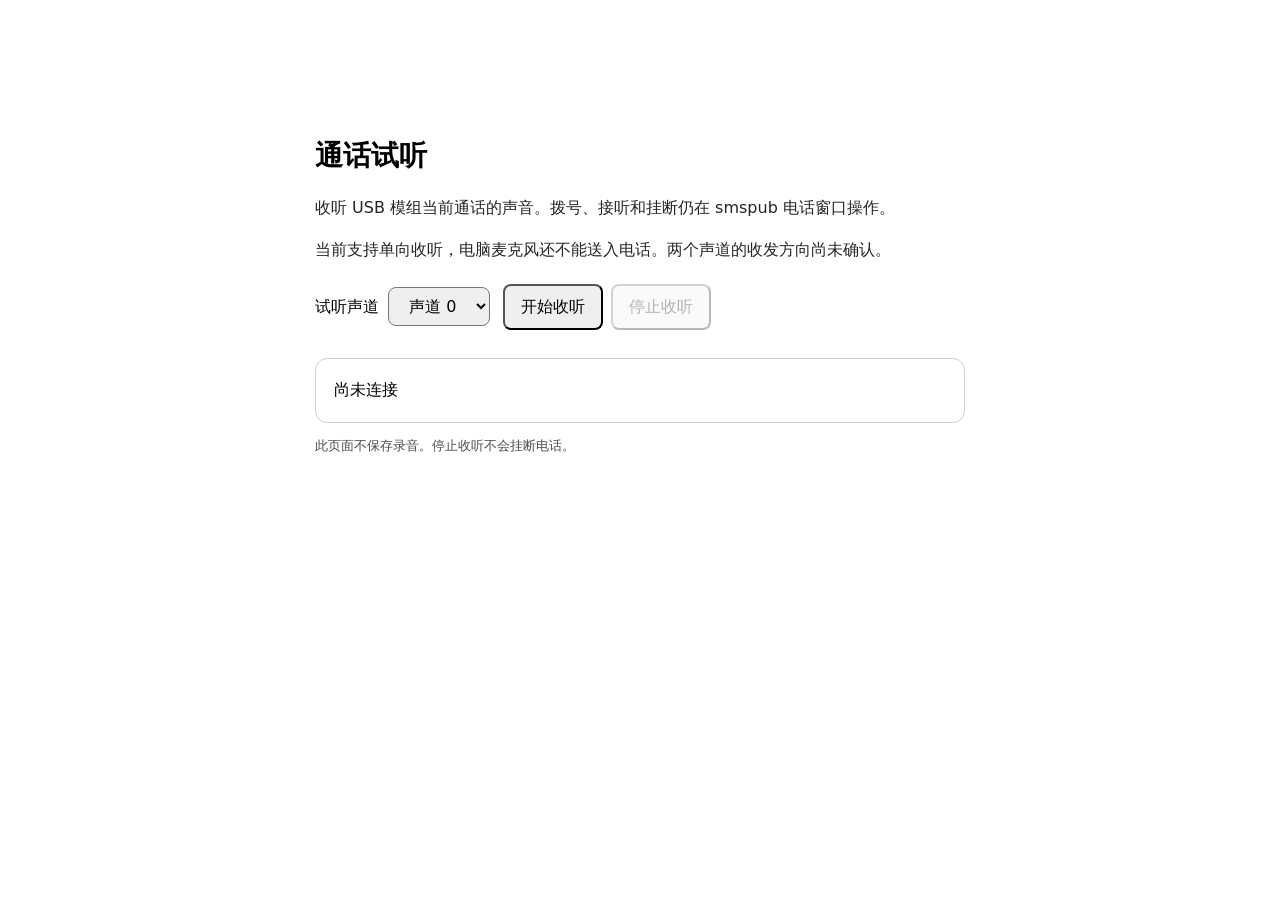
<file: tools/diaglisten.html>
<!doctype html>
<html lang="zh-CN">
<meta charset="utf-8">
<meta name="viewport" content="width=device-width,initial-scale=1">
<title>通话试听 · smspub</title>
<style>
  :root { color-scheme: light dark; font: 16px/1.65 system-ui, sans-serif; }
  body { max-width: 650px; margin: 10vh auto; padding: 24px; }
  h1 { font-size: 28px; margin-bottom: 8px; }
  p { opacity: .85; }
  button, select { font: inherit; padding: 8px 16px; border-radius: 8px; margin: 4px; }
  #status { padding: 18px; border: 1px solid #8886; border-radius: 12px; margin-top: 24px; }
  small { display: block; opacity: .7; margin-top: 12px; }
</style>
<h1>通话试听</h1>
<p>收听 USB 模组当前通话的声音。拨号、接听和挂断仍在 smspub 电话窗口操作。</p>
<p>当前支持单向收听，电脑麦克风还不能送入电话。两个声道的收发方向尚未确认。</p>
<label>试听声道 <select id="channel"><option value="0">声道 0</option><option value="1">声道 1</option><option value="stereo">双声道</option></select></label>
<button id="start">开始收听</button><button id="stop" disabled>停止收听</button>
<div id="status" role="status" aria-live="polite">尚未连接</div>
<small>此页面不保存录音。停止收听不会挂断电话。</small>
<script>
'use strict';
const start = document.querySelector('#start'), stop = document.querySelector('#stop');
const status = document.querySelector('#status'), channel = document.querySelector('#channel');
let controller, audio, sources = new Set();

function release() {
  controller?.abort();
  for (const source of sources) { try { source.stop(); } catch {} }
  sources.clear();
  if (audio) audio.close().catch(() => {});
  audio = null; controller = null;
  start.disabled = false; stop.disabled = true; channel.disabled = false;
}
stop.onclick = () => { release(); status.textContent = '已停止收听，通话不受影响'; };
window.addEventListener('pagehide', release);
start.onclick = async () => {
  start.disabled = true; stop.disabled = false; channel.disabled = true;
  controller = new AbortController();
  const session = controller;
  let format, nextAt = 0, dropped = 0;
  status.textContent = '正在连接…';
  try {
    audio = new AudioContext({latencyHint: 'interactive'});
    await audio.resume();
    if (session.signal.aborted) return;
    const response = await fetch('/audio?channel=' + channel.value, {
      headers: {'X-Diag-Listen': '1'}, signal: session.signal, cache: 'no-store'
    });
    if (!response.ok) throw new Error(response.status === 409 ? '已有其他页面正在收听，请先停止' : '诊断口无法打开，请检查设备是否被占用');
    const reader = response.body.getReader(), decoder = new TextDecoder();
    let pending = '';
    while (true) {
      const {done, value} = await reader.read();
      if (done) break;
      pending += decoder.decode(value, {stream: true});
      if (pending.length > 200000) throw new Error('音频流格式异常');
      let newline;
      while ((newline = pending.indexOf('\n')) >= 0) {
        const event = JSON.parse(pending.slice(0, newline));
        pending = pending.slice(newline + 1);
        if (event.type === 'format') { format = event; continue; }
        if (event.type === 'status') {
          status.textContent = event.frames
            ? `已接收 ${(event.frames * .02).toFixed(1)} 秒音频 · 时间戳间断 ${event.gaps} · 播放丢帧 ${dropped}`
            : event.records ? '已连接，等待通话音频…' : '诊断口没有返回日志；该模组的日志服务可能未开启';
          continue;
        }
        if (event.type !== 'pcm' || !format) continue;
        // 有界排队：网络/后台标签页积压时跳过帧，避免延迟持续增加。
        const now = audio.currentTime;
        if (nextAt - now > .3) { dropped++; continue; }
        nextAt = Math.max(nextAt, now + .06);
        const bytes = Uint8Array.from(atob(event.data), c => c.charCodeAt(0));
        if (bytes.length !== 320 * format.channels * 2) throw new Error('音频帧长度异常');
        const view = new DataView(bytes.buffer);
        const buffer = audio.createBuffer(format.channels, 320, format.rate);
        for (let c = 0; c < format.channels; c++) {
          const samples = buffer.getChannelData(c);
          for (let i = 0; i < 320; i++) samples[i] = view.getInt16((i * format.channels + c) * 2, true) / 32768;
        }
        const source = audio.createBufferSource();
        source.buffer = buffer; source.connect(audio.destination);
        sources.add(source); source.onended = () => { sources.delete(source); source.disconnect(); };
        source.start(nextAt); nextAt += .02;
      }
    }
    if (!session.signal.aborted) status.textContent = '音频连接已结束，请重新连接';
  } catch (error) {
    if (error.name !== 'AbortError' && !session.signal.aborted) status.textContent = error.message;
  } finally {
    if (controller === session) release();
  }
};
</script>
</html>
</file>
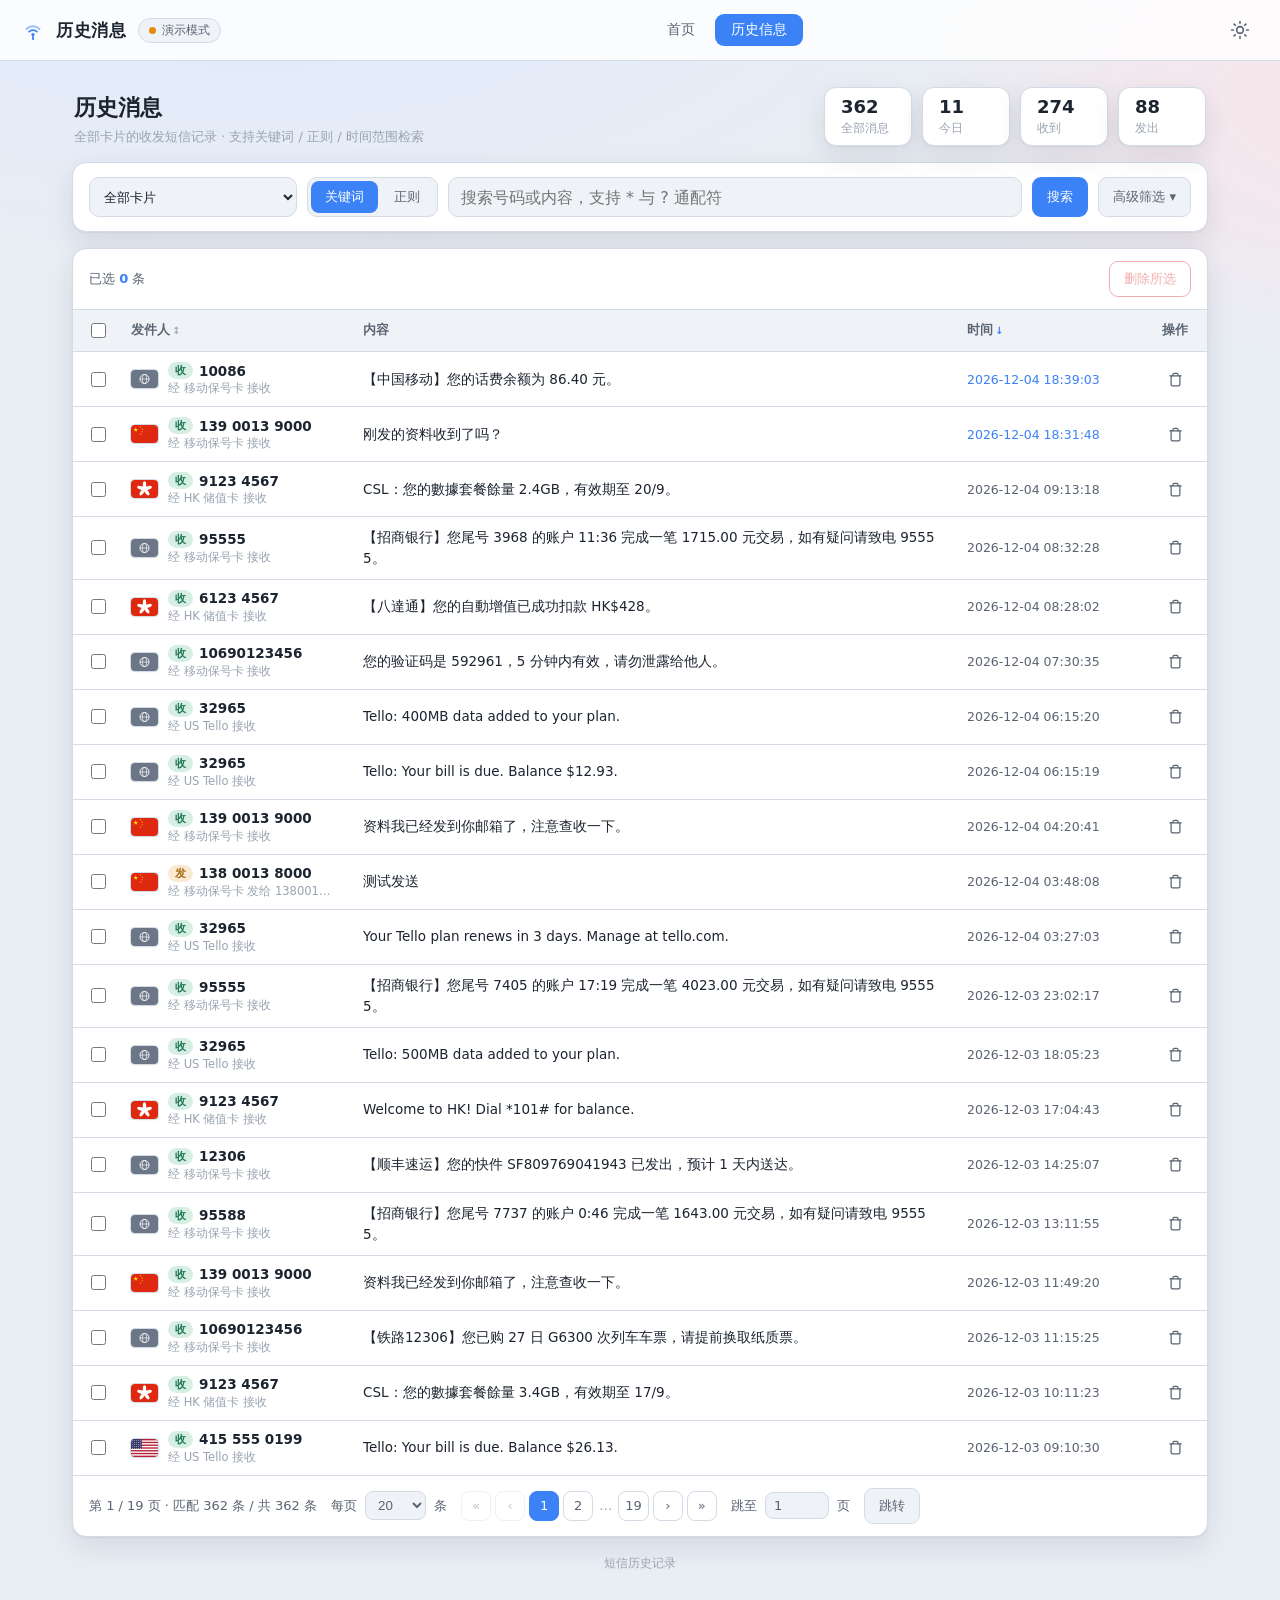
<file: web/demo-history.html>
<!DOCTYPE html>
<html lang="zh-CN">
<head>
  <meta charset="UTF-8">
  <meta name="viewport" content="width=device-width, initial-scale=1.0">
  <title>历史消息 · 短信转发中心（演示）</title>
  <link rel="stylesheet" href="style.css">
  <link rel="stylesheet" href="history.css">
  <link rel="icon" href="data:image/svg+xml,%3Csvg xmlns='http://www.w3.org/2000/svg' viewBox='0 0 64 64'%3E%3Crect width='64' height='64' rx='14' fill='%233b82f6'/%3E%3Cg fill='none' stroke='%23fff' stroke-width='4' stroke-linecap='round'%3E%3Cpath d='M20 29a17 17 0 0 1 24 0'/%3E%3Cpath d='M13 22a27 27 0 0 1 38 0' opacity='.55'/%3E%3C/g%3E%3Ccircle cx='32' cy='35' r='5' fill='%23fff'/%3E%3Cpath d='M32 40v14' stroke='%23fff' stroke-width='4' stroke-linecap='round'/%3E%3C/svg%3E">
</head>
<body>
  <header class="topbar">
    <div class="topbar-left">
      <span class="logo"><svg viewBox="0 0 24 24" fill="none" stroke="currentColor" stroke-width="2" stroke-linecap="round"><path d="M4.9 10.9a10 10 0 0 1 14.2 0" opacity=".5"/><path d="M7.8 13.8a6 6 0 0 1 8.4 0"/><circle cx="12" cy="17" r="1.8" fill="currentColor" stroke="none"/><path d="M12 19.5v2.5"/></svg></span>
      <h1>历史消息</h1>
      <span class="conn-badge" id="connBadge" title="后端连接状态"><span class="dot"></span>演示模式</span>
    </div>
    <nav class="topbar-tabs">
      <a class="tab" href="./demo.html">首页</a>
      <a class="tab active" href="./demo-history.html">历史信息</a>
    </nav>
    <div class="topbar-right">
      <button class="icon-btn" id="themeBtn" title="切换明暗主题">
        <svg class="icon-sun" viewBox="0 0 24 24" fill="none" stroke="currentColor" stroke-width="2" stroke-linecap="round"><circle cx="12" cy="12" r="4"/><path d="M12 2v2M12 20v2M4.93 4.93l1.41 1.41M17.66 17.66l1.41 1.41M2 12h2M20 12h2M4.93 19.07l1.41-1.41M17.66 6.34l1.41-1.41"/></svg>
        <svg class="icon-moon" viewBox="0 0 24 24" fill="none" stroke="currentColor" stroke-width="2" stroke-linecap="round" stroke-linejoin="round"><path d="M21 12.79A9 9 0 1 1 11.21 3 7 7 0 0 0 21 12.79z"/></svg>
      </button>
    </div>
  </header>

  <div class="page-wrap">
    <div class="page-head">
      <div>
        <h2>历史消息</h2>
        <p class="page-sub">全部卡片的收发短信记录 · 支持关键词 / 正则 / 时间范围检索</p>
      </div>
      <div class="stats">
        <div class="stat"><b id="statAll">0</b><span>全部消息</span></div>
        <div class="stat"><b id="statToday">0</b><span>今日</span></div>
        <div class="stat"><b id="statIn">0</b><span>收到</span></div>
        <div class="stat"><b id="statOut">0</b><span>发出</span></div>
      </div>
    </div>

    <!-- 搜索区 -->
    <section class="panel search-panel">
      <form class="search-row" id="searchForm">
        <select class="card-select" id="cardFilter" title="按接码卡片筛选" aria-label="按接码卡片筛选">
          <option value="">全部卡片</option>
        </select>
        <div class="seg" role="group" aria-label="搜索模式">
          <button type="button" class="active" id="modeKeyword">关键词</button>
          <button type="button" id="modeRegex">正则</button>
        </div>
        <input class="search-input" id="searchInput" autocomplete="off"
               placeholder="搜索号码或内容，支持 * 与 ? 通配符">
        <button type="submit" class="btn primary mini">搜索</button>
        <button type="button" class="btn ghost mini" id="advToggle">高级筛选 ▾</button>
      </form>
      <p class="regex-error" id="regexError" role="alert" hidden></p>

      <div class="adv-panel" id="advPanel" hidden>
        <label class="adv-field"><span>发件人 / 号码</span><input id="advSender" placeholder="如 10086 或 95555"></label>
        <label class="adv-field"><span>开始日期</span><input type="date" id="advFrom"></label>
        <label class="adv-field"><span>结束日期</span><input type="date" id="advTo"></label>
        <div class="adv-field"><span>快捷范围</span>
          <div class="presets">
            <button type="button" class="btn ghost mini preset" data-days="0">今天</button>
            <button type="button" class="btn ghost mini preset" data-days="7">近 7 天</button>
            <button type="button" class="btn ghost mini preset" data-days="30">近 30 天</button>
            <button type="button" class="btn ghost mini preset" data-days="clear">清除</button>
          </div>
        </div>
        <div class="adv-actions">
          <button type="button" class="btn primary mini" id="advApply">应用</button>
          <button type="button" class="btn ghost mini" id="advReset">重置</button>
        </div>
      </div>

      <div class="chips" id="chips" hidden></div>
    </section>

    <!-- 短信列表（大卡片） -->
    <section class="panel table-panel">
      <div class="toolbar">
        <span class="sel-info">已选 <b id="selCount">0</b> 条</span>
        <button type="button" class="link-btn" id="selAllFiltered" hidden></button>
        <button type="button" class="link-btn" id="selClear" hidden>清除选择</button>
        <span class="spacer"></span>
        <button type="button" class="btn danger mini" id="delBtn" disabled>删除所选</button>
      </div>

      <div class="table-wrap">
        <table id="histTable">
          <thead>
            <tr>
              <th class="col-check"><input type="checkbox" id="checkAll" title="全选本页"></th>
              <th class="col-sender"><button type="button" class="th-sort" data-sort="sender" title="按发件方排序（号码升序）">发件人 <span class="ind"></span></button></th>
              <th>内容</th>
              <th class="col-time-h"><button type="button" class="th-sort" data-sort="time" title="按时间排序">时间 <span class="ind"></span></button></th>
              <th class="col-actions">操作</th>
            </tr>
          </thead>
          <tbody id="tbody"></tbody>
        </table>
        <div class="empty-box" id="emptyBox" hidden>
          <div class="empty-ico">📭</div>
          <p>没有匹配的短信</p>
          <p class="empty-tip">试试调整搜索关键词或筛选条件</p>
        </div>
        <div class="empty-box" id="errorBox" hidden>
          <div class="empty-ico">⚠️</div>
          <p>加载历史消息失败</p>
          <p class="empty-tip">请检查网络与登录状态后重试</p>
          <p><button type="button" class="btn" id="retryBtn">重试</button></p>
        </div>
      </div>

      <div class="pg-bar">
        <span class="pg-info" id="pgInfo">—</span>
        <label class="pg-size">每页
          <select id="pageSize">
            <option>10</option><option selected>20</option><option>50</option><option>100</option>
          </select> 条
        </label>
        <div class="pg-nums-wrap">
          <button type="button" class="pg-btn" id="pgFirst" title="首页">«</button>
          <button type="button" class="pg-btn" id="pgPrev" title="上一页">‹</button>
          <span class="pg-nums" id="pgNums"></span>
          <button type="button" class="pg-btn" id="pgNext" title="下一页">›</button>
          <button type="button" class="pg-btn" id="pgLast" title="末页">»</button>
        </div>
        <label class="pg-jump">跳至 <input type="number" id="pgJump" min="1" value="1"> 页</label>
        <button type="button" class="btn ghost mini" id="pgJumpBtn">跳转</button>
      </div>
    </section>

    <p class="foot-note">短信历史记录</p>
  </div>

  <!-- 删除确认弹窗 -->
  <div class="modal-backdrop" id="delModal" role="dialog" aria-modal="true" aria-labelledby="delText" hidden>
    <div class="modal">
      <div class="modal-head"><h2>删除短信</h2><button class="icon-btn close-btn" data-close="delModal" aria-label="关闭">✕</button></div>
      <div class="modal-body">
        <p id="delText" class="del-text">确定删除所选短信吗？</p>
        <p class="field-tip" id="delTip">演示模式：仅从前端列表移除，不影响后端数据。</p>
      </div>
      <div class="modal-foot"><button class="btn ghost" data-close="delModal">取消</button><button class="btn danger" id="delConfirmBtn">删除</button></div>
    </div>
  </div>

  <!-- 消息详情弹窗 -->
  <div class="modal-backdrop" id="detailModal" role="dialog" aria-modal="true" hidden>
    <div class="modal">
      <div class="modal-head"><h2>消息详情</h2><button class="icon-btn close-btn" data-close="detailModal" aria-label="关闭">✕</button></div>
      <div class="modal-body">
        <div class="detail-meta">
          <span class="d-label">发件人</span><span id="dSender"></span>
          <span class="d-label">时间</span><span id="dTime"></span>
          <span class="d-label">卡片</span><span id="dCard"></span>
        </div>
        <div class="detail-text" id="dText"></div>
      </div>
      <div class="modal-foot"><button class="btn ghost" id="dCopyBtn">复制内容</button><button class="btn primary" data-close="detailModal">关闭</button></div>
    </div>
  </div>

  <div class="toast-wrap" id="toastWrap"></div>

  <script src="demo.js"></script>
  <script src="history.js"></script>
</body>
</html>
</file>
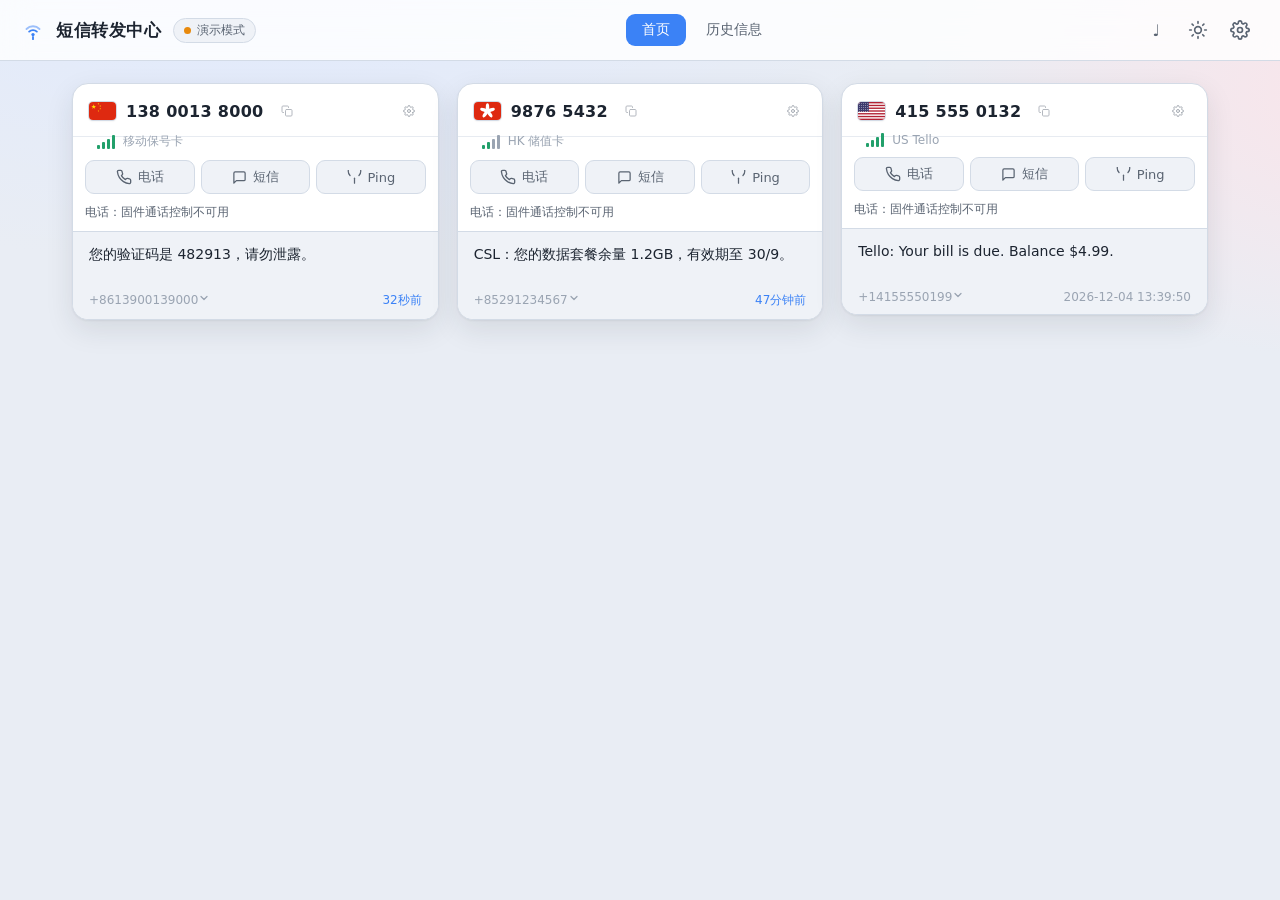
<file: web/demo.html>
<!DOCTYPE html>
<html lang="zh-CN">
<head>
  <meta charset="UTF-8">
  <meta name="viewport" content="width=device-width, initial-scale=1.0">
  <title>短信转发中心（演示）</title>
  <link rel="stylesheet" href="style.css">
  <link rel="icon" href="data:image/svg+xml,%3Csvg xmlns='http://www.w3.org/2000/svg' viewBox='0 0 64 64'%3E%3Crect width='64' height='64' rx='14' fill='%233b82f6'/%3E%3Cg fill='none' stroke='%23fff' stroke-width='4' stroke-linecap='round'%3E%3Cpath d='M20 29a17 17 0 0 1 24 0'/%3E%3Cpath d='M13 22a27 27 0 0 1 38 0' opacity='.55'/%3E%3C/g%3E%3Ccircle cx='32' cy='35' r='5' fill='%23fff'/%3E%3Cpath d='M32 40v14' stroke='%23fff' stroke-width='4' stroke-linecap='round'/%3E%3C/svg%3E">
</head>
<body>
  <header class="topbar">
    <div class="topbar-left">
      <span class="logo"><svg viewBox="0 0 24 24" fill="none" stroke="currentColor" stroke-width="2" stroke-linecap="round"><path d="M4.9 10.9a10 10 0 0 1 14.2 0" opacity=".5"/><path d="M7.8 13.8a6 6 0 0 1 8.4 0"/><circle cx="12" cy="17" r="1.8" fill="currentColor" stroke="none"/><path d="M12 19.5v2.5"/></svg></span>
      <h1>短信转发中心</h1>
      <span class="conn-badge" id="connBadge" title="后端连接状态"><span class="dot"></span>演示模式</span>
    </div>
    <nav class="topbar-tabs">
      <a class="tab active" href="./demo.html">首页</a>
      <a class="tab" href="./demo-history.html">历史信息</a>
    </nav>
    <div class="topbar-right">
      <button class="icon-btn" id="callRingerBtn" title="开启来电提示音" aria-label="开启来电提示音" aria-pressed="false">♩</button>
      <button class="icon-btn" id="themeBtn" title="切换明暗主题">
        <svg class="icon-sun" viewBox="0 0 24 24" fill="none" stroke="currentColor" stroke-width="2" stroke-linecap="round"><circle cx="12" cy="12" r="4"/><path d="M12 2v2M12 20v2M4.93 4.93l1.41 1.41M17.66 17.66l1.41 1.41M2 12h2M20 12h2M4.93 19.07l1.41-1.41M17.66 6.34l1.41-1.41"/></svg>
        <svg class="icon-moon" viewBox="0 0 24 24" fill="none" stroke="currentColor" stroke-width="2" stroke-linecap="round" stroke-linejoin="round"><path d="M21 12.79A9 9 0 1 1 11.21 3 7 7 0 0 0 21 12.79z"/></svg>
      </button>
      <button class="icon-btn" id="settingsBtn" title="设置">
        <svg viewBox="0 0 24 24" fill="none" stroke="currentColor" stroke-width="2" stroke-linecap="round" stroke-linejoin="round"><circle cx="12" cy="12" r="3"/><path d="M19.4 15a1.65 1.65 0 0 0 .33 1.82l.06.06a2 2 0 1 1-2.83 2.83l-.06-.06a1.65 1.65 0 0 0-1.82-.33 1.65 1.65 0 0 0-1 1.51V21a2 2 0 1 1-4 0v-.09A1.65 1.65 0 0 0 9 19.4a1.65 1.65 0 0 0-1.82.33l-.06.06a2 2 0 1 1-2.83-2.83l.06-.06a1.65 1.65 0 0 0 .33-1.82 1.65 1.65 0 0 0-1.51-1H3a2 2 0 1 1 0-4h.09A1.65 1.65 0 0 0 4.6 9a1.65 1.65 0 0 0-.33-1.82l-.06-.06a2 2 0 1 1 2.83-2.83l.06.06a1.65 1.65 0 0 0 1.82.33H9a1.65 1.65 0 0 0 1-1.51V3a2 2 0 1 1 4 0v.09a1.65 1.65 0 0 0 1 1.51 1.65 1.65 0 0 0 1.82-.33l.06-.06a2 2 0 1 1 2.83 2.83l-.06.06a1.65 1.65 0 0 0-.33 1.82V9a1.65 1.65 0 0 0 1.51 1H21a2 2 0 1 1 0 4h-.09a1.65 1.65 0 0 0-1.51 1z"/></svg>
      </button>
    </div>
  </header>

  <main id="main">
    <div class="card-grid" id="cardGrid"></div>
    <div class="empty-hint" id="emptyHint" hidden>暂无卡片，插入模块后将自动检测添加</div>
  </main>

  <div class="modal-backdrop" id="callModal" hidden>
    <div class="modal phone-modal" role="dialog" aria-modal="true" aria-labelledby="callModalTitle">
      <div class="modal-head"><h2 id="callModalTitle">拨号通话</h2><button class="icon-btn close-btn" data-close="callModal" aria-label="最小化电话窗口" title="最小化，通话继续">✕</button></div>
      <div class="modal-body phone-body">
        <label class="field phone-line"><span>使用这张 SIM 拨打</span><select id="callCardSelect" aria-label="通话 SIM 卡"></select></label>
        <div class="phone-stage" id="callStage">
          <div class="phone-avatar" id="callAvatar" aria-hidden="true">☎</div>
          <div class="phone-peer" id="callPeer">准备拨号</div>
          <p id="callStatus" role="status" aria-live="polite">查询通话状态…</p>
          <div id="callTimer" class="phone-timer">00:00</div>
        </div>
        <p id="callError" class="phone-error" role="alert" hidden></p>
        <label class="field phone-number"><span class="sr-only">拨打号码</span><input id="callTo" type="tel" inputmode="tel" autocomplete="tel" maxlength="21" placeholder="输入电话号码" aria-label="拨打号码"></label>
        <div class="phone-keypad" id="callKeypad" aria-label="拨号键盘">
          <button type="button" data-digit="1">1<small> </small></button><button type="button" data-digit="2">2<small>ABC</small></button><button type="button" data-digit="3">3<small>DEF</small></button>
          <button type="button" data-digit="4">4<small>GHI</small></button><button type="button" data-digit="5">5<small>JKL</small></button><button type="button" data-digit="6">6<small>MNO</small></button>
          <button type="button" data-digit="7">7<small>PQRS</small></button><button type="button" data-digit="8">8<small>TUV</small></button><button type="button" data-digit="9">9<small>WXYZ</small></button>
          <button type="button" data-digit="+" aria-label="国际区号加号">+<small>国际区号</small></button><button type="button" data-digit="0">0<small> </small></button><button type="button" data-digit="backspace" aria-label="删除一位">⌫<small>删除</small></button>
        </div>
        <div class="phone-controls">
          <button class="phone-action phone-dial" id="callDialBtn"><span aria-hidden="true">☎</span>拨打电话</button>
          <button class="phone-action phone-answer" id="callAnswerBtn" hidden><span aria-hidden="true">☎</span>接听</button>
          <button class="phone-action phone-hangup" id="callHangupBtn" hidden><span aria-hidden="true">☎</span>挂断</button>
        </div>
        <div class="phone-audio">
          <div class="phone-audio-controls">
            <button class="btn ghost" id="callSpeakerBtn" aria-pressed="false">开启收听</button>
            <button class="btn ghost" id="callMicBtn" aria-pressed="false" disabled>开启麦克风</button>
            <label class="phone-volume">音量<input id="callVolume" type="range" min="0" max="100" value="80" aria-label="通话播放音量"></label>
          </div>
          <p id="callMicReason" class="phone-note" role="status" hidden></p>
          <p id="callAudioStatus" role="status">尚未开启收听</p>
          <p class="phone-note" id="callCapability">正在检查网页音频…</p>
        </div>
        <p class="phone-note phone-close-note">关闭窗口可最小化通话；挂断请使用红色按钮。页面不会自动接听或保存录音。</p>
      </div>
    </div>
  </div>
  <aside id="callDock" class="call-dock" aria-label="当前电话" hidden>
    <button id="callDockOpen" class="call-dock-main"><span class="call-dock-icon" aria-hidden="true">☎</span><span><strong id="callDockPeer"></strong><small id="callDockStatus"></small></span></button>
    <button class="btn primary" id="callDockAnswer" hidden>接听</button><button class="btn danger" id="callDockHangup">挂断</button>
  </aside>

  <!-- 发送短信弹窗 -->
  <div class="modal-backdrop" id="smsModal" hidden>
    <div class="modal">
      <div class="modal-head"><h2 id="smsModalTitle">发送短信</h2><button class="icon-btn close-btn" data-close="smsModal">✕</button></div>
      <div class="modal-body">
        <label class="field"><span>发件卡</span><span class="from-card"><span class="flag" id="smsFromFlag"></span><input id="smsFrom" readonly></span></label>
        <label class="field"><span>收件人号码</span><input id="smsTo" type="tel" placeholder="如 13800138000 或 +85212345678"></label>
        <label class="field"><span>短信内容</span><textarea id="smsText" rows="4" placeholder="输入短信内容（70 字以内为单条计费）"></textarea></label>
        <p class="field-tip" id="smsCounter">0 字 · 1 条短信</p>
      </div>
      <div class="modal-foot"><button class="btn ghost" data-close="smsModal">取消</button><button class="btn primary" id="smsSendBtn">发送</button></div>
    </div>
  </div>

  <!-- Ping 测试弹窗 -->
  <div class="modal-backdrop" id="pingModal" hidden>
    <div class="modal">
      <div class="modal-head"><h2 id="pingModalTitle">Ping 测试</h2><button class="icon-btn close-btn" data-close="pingModal">✕</button></div>
      <div class="modal-body">
        <div class="ping-result" id="pingResult">正在激活数据连接…</div>
      </div>
      <div class="modal-foot"><button class="btn ghost" data-close="pingModal">关闭</button><button class="btn primary" id="pingRetryBtn">重新测试</button></div>
    </div>
  </div>

  <!-- 历史短信弹窗（点击“查看全部”时在小屏使用，卡片内展开为主交互） -->
  <div class="modal-backdrop" id="historyModal" hidden>
    <div class="modal modal-wide">
      <div class="modal-head"><h2 id="historyModalTitle">历史短信</h2><button class="icon-btn close-btn" data-close="historyModal">✕</button></div>
      <div class="modal-body"><div class="history-list" id="historyList"></div></div>
    </div>
  </div>

  <!-- 设置弹窗 -->
  <div class="modal-backdrop" id="settingsModal" hidden>
    <div class="modal modal-wide">
      <div class="modal-head"><h2>设置</h2><button class="icon-btn close-btn" data-close="settingsModal">✕</button></div>
      <div class="modal-body">
        <div class="tabs">
          <button class="tab active" data-tab="tabPush">推送通道</button>
          <button class="tab" data-tab="tabSystem">系统</button>
        </div>

        <section id="tabPush" class="tab-pane active">
          <div class="channel-list" id="channelList"></div>
          <button class="btn ghost add-btn" id="addChannelBtn">＋ 添加通道</button>
        </section>

        <section id="tabSystem" class="tab-pane">
          <label class="field"><span>管理员指令说明</span>
            <div class="cmd-help">
              <p>用管理员号码向本卡发送短信即可远程控制：</p>
              <p><code>SMS:号码:内容</code> — 通过该卡转发发送短信</p>
              <p><code>RESET</code> — 重启设备</p>
            </div>
          </label>
          <button class="btn danger" id="rebootBtn">重启程序</button>
        </section>
      </div>
      <div class="modal-foot"><button class="btn ghost" data-close="settingsModal">取消</button><button class="btn primary" id="saveSettingsBtn">保存全部</button></div>
    </div>
  </div>

  <!-- 单卡设置弹窗（首页卡片齿轮进入） -->
  <div class="modal-backdrop" id="cardCfgModal" hidden>
    <div class="modal">
      <div class="modal-head"><h2 id="cardCfgTitle">卡片设置</h2><button class="icon-btn close-btn" data-close="cardCfgModal">✕</button></div>
      <div class="modal-body">
        <div class="cfg-grid" id="cardCfgGrid"></div>
      </div>
      <div class="modal-foot"><button class="btn danger" id="cardDelBtn">删除卡片</button><span class="spacer"></span><button class="btn ghost" data-close="cardCfgModal">取消</button><button class="btn primary" id="cardSaveBtn">保存</button></div>
    </div>
  </div>

  <!-- Toast -->
  <div class="toast-wrap" id="toastWrap"></div>

  <script src="demo.js"></script>
  <script src="callaudio.js"></script>
  <script src="app.js"></script>
</body>
</html>
</file>
<file: web/style.css>
/* ===== 主题变量 ===== */
:root {
  color-scheme: light;
  --bg: #e9edf4;
  --bg-grad: radial-gradient(1200px 600px at 20% -10%, #dfe9ff 0%, transparent 60%),
             radial-gradient(900px 500px at 110% 10%, #fbe4e9 0%, transparent 55%);
  --surface: #ffffff;
  --surface-2: #eff2f7;
  --text: #1c2430;
  --text-2: #5a6472;
  --text-3: #9aa4b2;
  --border: #d3dbe6;
  --primary: #3b82f6;
  --primary-hover: #2f6ee0;
  --danger: #e5484d;
  --success: #22a06b;
  --warn: #e8890c;
  --shadow: 0 1px 2px rgba(28, 36, 48, .06), 0 10px 28px rgba(28, 36, 48, .10);
  --shadow-lift: 0 2px 6px rgba(28, 36, 48, .08), 0 16px 40px rgba(28, 36, 48, .13);
  --bubble-in: #eef2f7;
  --bubble-out: #dbeafe;
  --glow: 0 0 0 3px rgba(59, 130, 246, .18);
}

html[data-theme="dark"] {
  color-scheme: dark;
  --bg: #0f141b;
  --bg-grad: radial-gradient(1200px 600px at 20% -10%, #16202e 0%, transparent 60%),
             radial-gradient(900px 500px at 110% 10%, #241a22 0%, transparent 55%);
  --surface: #171e28;
  --surface-2: #1d2532;
  --text: #e8edf4;
  --text-2: #aab4c2;
  --text-3: #67717f;
  --border: #27303e;
  --primary: #4d8dff;
  --primary-hover: #6b9eff;
  --danger: #f26669;
  --success: #34b37d;
  --warn: #f0a24a;
  --shadow: 0 1px 2px rgba(0, 0, 0, .3), 0 8px 24px rgba(0, 0, 0, .35);
  --shadow-lift: 0 2px 6px rgba(0, 0, 0, .35), 0 16px 40px rgba(0, 0, 0, .5);
  --bubble-in: #222b38;
  --bubble-out: #1d3a63;
  --glow: 0 0 0 3px rgba(77, 141, 255, .22);
}

/* ===== 基础 ===== */
* { box-sizing: border-box; }
[hidden] { display: none !important; }
html { height: 100%; }
body {
  margin: 0;
  min-height: 100%;
  background: var(--bg-grad), var(--bg);
  background-attachment: fixed;
  color: var(--text);
  font-family: system-ui, -apple-system, "Segoe UI", "PingFang SC", "Noto Sans SC", "Microsoft YaHei", sans-serif;
  transition: background-color .25s, color .25s;
  -webkit-font-smoothing: antialiased;
}
button { font: inherit; cursor: pointer; }
input, textarea { font: inherit; color: inherit; }

/* ===== 顶栏 ===== */
.topbar {
  position: sticky; top: 0; z-index: 50;
  display: flex; justify-content: space-between; align-items: center;
  padding: 12px 22px;
  background: color-mix(in srgb, var(--surface) 82%, transparent);
  backdrop-filter: blur(14px);
  border-bottom: 1px solid var(--border);
}
.topbar-left { display: flex; align-items: center; gap: 12px; }
.logo { display: inline-flex; color: var(--primary); }
.logo svg { width: 22px; height: 22px; }
.topbar h1 { font-size: 17px; font-weight: 700; margin: 0; letter-spacing: .5px; }
.conn-badge {
  display: inline-flex; align-items: center; gap: 6px;
  font-size: 12px; color: var(--text-2);
  background: var(--surface-2); border: 1px solid var(--border);
  padding: 3px 10px; border-radius: 99px;
}
.conn-badge .dot { width: 7px; height: 7px; border-radius: 50%; background: var(--warn); }
.conn-badge.online .dot { background: var(--success); box-shadow: 0 0 6px var(--success); }
.topbar-right { display: flex; gap: 6px; }

/* ===== 顶栏导航 Tab（首页 / 历史信息） ===== */
.topbar-tabs { display: flex; gap: 4px; margin-left: 10px; }
.topbar-tabs .tab { text-decoration: none; }

.icon-btn {
  display: inline-flex; align-items: center; justify-content: center;
  width: 36px; height: 36px; border-radius: 10px;
  background: transparent; color: var(--text-2);
  border: 1px solid transparent;
  transition: all .15s;
}
.icon-btn:hover { background: var(--surface-2); color: var(--text); }
.icon-btn svg { width: 20px; height: 20px; }

html[data-theme="dark"] .icon-sun { display: none; }
html:not([data-theme="dark"]) .icon-moon { display: none; }

/* ===== 统计条（已移除） ===== */

/* ===== 卡片网格 ===== */
main { max-width: 1180px; margin: 0 auto; padding: 22px 22px 48px; }
.card-grid {
  display: grid;
  grid-template-columns: repeat(auto-fill, minmax(340px, 1fr));
  gap: 18px;
  align-items: start; /* 禁止同行卡片等高拉伸：展开一张时其余卡片保持自身高度 */
}
.empty-hint { text-align: center; color: var(--text-3); padding: 60px 0; }

.phone-card {
  background: var(--surface);
  border: 1px solid var(--border);
  border-radius: 16px;
  box-shadow: var(--shadow);
  overflow: hidden;
  display: flex; flex-direction: column;
  transition: box-shadow .2s, transform .2s, border-color .2s;
}
.phone-card:hover { box-shadow: var(--shadow-lift); transform: translateY(-2px); }
.phone-card.new-arrival { border-color: var(--primary); box-shadow: var(--shadow-lift), var(--glow); }
.phone-card.offline { opacity: .75; }

/* 卡片头（亮色主题下加一条发丝线，帮助卡片内部区块识别） */
.card-head {
  display: flex; align-items: center; gap: 10px;
  padding: 14px 16px 12px;
  border-bottom: 1px solid color-mix(in srgb, var(--border) 55%, transparent);
}
.flag { display: inline-flex; border-radius: 4px; overflow: hidden; box-shadow: 0 0 0 1px var(--border), 0 1px 2px rgba(0,0,0,.1); flex-shrink: 0; }
.flag svg { width: 27px; height: 18px; display: block; }
.card-head .spacer { flex: 1; }
.card-number {
  font-size: 16px; font-weight: 700; letter-spacing: .3px; font-variant-numeric: tabular-nums;
  white-space: nowrap; overflow: hidden; text-overflow: ellipsis; min-width: 0;
}
.copy-btn {
  width: 26px; height: 26px; border-radius: 7px;
  opacity: .45; flex-shrink: 0;
}
.copy-btn svg { width: 14px; height: 14px; }
.copy-btn:hover { opacity: 1; color: var(--primary); background: var(--surface-2); }
/* 副行：信号格 + 备注标签（不与号码挤一行） */
.card-sub {
  display: flex; align-items: center; gap: 8px;
  padding: 0 16px 10px;
  margin-top: -4px;
}
.card-label {
  font-size: 12px; color: var(--text-3);
  white-space: nowrap; overflow: hidden; text-overflow: ellipsis; min-width: 0;
}

.signal { margin-left: 8px; display: inline-flex; gap: 2px; align-items: flex-end; height: 14px; }
.signal i { width: 3px; border-radius: 1px; background: var(--text-3); }
.signal i:nth-child(1) { height: 4px; }
.signal i:nth-child(2) { height: 7px; }
.signal i:nth-child(3) { height: 10px; }
.signal i:nth-child(4) { height: 14px; }
.signal.s4 i, .signal.s3 i:nth-child(-n+3), .signal.s2 i:nth-child(-n+2), .signal.s1 i:nth-child(1) { background: var(--success); }

/* 操作行 */
.card-actions {
  display: flex; gap: 6px;
  padding: 0 12px 10px;
}
.act-btn {
  flex: 1;
  display: flex; align-items: center; justify-content: center; gap: 6px;
  padding: 7px 0;
  font-size: 13px;
  border-radius: 9px;
  border: 1px solid var(--border);
  background: var(--surface-2);
  color: var(--text-2);
  transition: all .15s;
}
.act-btn:hover { border-color: var(--primary); color: var(--primary); background: color-mix(in srgb, var(--primary) 8%, var(--surface-2)); }
.act-btn.disabled { opacity: .45; cursor: not-allowed; }
.act-btn.disabled:hover { border-color: var(--border); color: var(--text-2); }
.act-btn svg { width: 15px; height: 15px; }
.act-btn .phone-ico { width: 16px; height: 16px; }
.call-summary { padding: 0 12px 10px; color: var(--text-2); font-size: 12px; overflow-wrap: anywhere; }
.act-btn.call-ringing { color: var(--success); border-color: var(--success); }

/* 短信框体（点击展开） */
.sms-box {
  border-top: 1px solid var(--border);
  background: var(--surface-2);
  cursor: pointer;
  transition: background .15s;
}
.sms-box:hover { background: color-mix(in srgb, var(--primary) 4%, var(--surface-2)); }
.sms-preview {
  padding: 12px 16px 10px;
}
.sms-preview-text {
  font-size: 14px; line-height: 1.5;
  display: -webkit-box; -webkit-line-clamp: 2; -webkit-box-orient: vertical;
  overflow: hidden; min-height: 42px;
  color: var(--text);
}
.sms-preview-meta {
  display: flex; justify-content: space-between; align-items: baseline;
  margin-top: 6px;
}
.sms-preview-from { font-size: 12px; color: var(--text-3); }
.sms-preview-time {
  font-size: 12px; color: var(--text-3);
  font-variant-numeric: tabular-nums;
  text-align: right;
}
.sms-preview-time.fresh { color: var(--primary); }

/* 展开的历史列表 */
.history-panel { display: none; }
.sms-box.expanded .history-panel { display: block; }
.sms-box.expanded .sms-preview .chevron { transform: rotate(180deg); }
.chevron { transition: transform .2s; display: inline-flex; }
.chevron svg { width: 12px; height: 12px; }

.history-panel {
  max-height: 300px; overflow-y: auto;
  border-top: 1px dashed var(--border);
  padding: 10px 14px;
  background: var(--surface);
  cursor: default;
}
.hist-item {
  display: flex; flex-direction: column;
  padding: 8px 10px; margin-bottom: 8px;
  border-radius: 10px;
  background: var(--bubble-in);
  animation: fadeIn .25s ease;
}
.hist-item.out { align-items: flex-end; background: var(--bubble-out); }
.hist-item .h-text { font-size: 13px; line-height: 1.45; word-break: break-all; }
.hist-item .h-meta { font-size: 11px; color: var(--text-3); margin-top: 4px; font-variant-numeric: tabular-nums; }
@keyframes fadeIn { from { opacity: 0; transform: translateY(4px); } to { opacity: 1; transform: none; } }
.hist-empty { text-align: center; color: var(--text-3); font-size: 12px; padding: 14px 0; }

/* 展开面板右下角「查看更多」→ 历史消息页 */
.hist-more {
  display: block; text-align: right;
  padding: 2px 10px 8px;
  font-size: 12px; color: var(--primary);
  text-decoration: none;
}
.hist-more:hover { text-decoration: underline; }

/* ===== 弹窗 ===== */
.modal-backdrop {
  position: fixed; inset: 0; z-index: 100;
  background: rgba(10, 14, 20, .45);
  backdrop-filter: blur(4px);
  display: flex; align-items: center; justify-content: center;
  padding: 20px;
  animation: fadeIn .18s ease;
}
.modal {
  width: 100%; max-width: 440px;
  max-height: calc(100vh - 60px);
  display: flex; flex-direction: column;
  background: var(--surface);
  border: 1px solid var(--border);
  border-radius: 16px;
  box-shadow: var(--shadow-lift);
}
.modal-wide { max-width: 640px; }
.modal-head {
  display: flex; justify-content: space-between; align-items: center;
  padding: 16px 20px 12px;
  border-bottom: 1px solid var(--border);
}
.modal-head h2 { margin: 0; font-size: 16px; font-weight: 700; }
.modal-body { padding: 16px 20px; overflow-y: auto; }
.modal-foot {
  display: flex; justify-content: flex-end; align-items: center; gap: 10px;
  padding: 12px 20px 16px;
  border-top: 1px solid var(--border);
}
.modal-foot .spacer { flex: 1; }
/* 首页卡片齿轮：卡片设置入口（card-label 自带 margin-left:auto 把两者推到右侧） */
.gear-btn { opacity: .55; flex-shrink: 0; }
.gear-btn:hover { opacity: 1; color: var(--primary); }
.gear-btn svg { width: 16px; height: 16px; }
.card-head .gear-btn { width: 26px; height: 26px; border-radius: 7px; }
.card-head .gear-btn svg { width: 14px; height: 14px; }

.field { display: flex; flex-direction: column; gap: 6px; margin-bottom: 14px; }
.field > span { font-size: 13px; color: var(--text-2); }
.field input, .field textarea, .field select {
  padding: 9px 12px;
  border-radius: 10px;
  border: 1px solid var(--border);
  background: var(--surface-2);
  outline: none;
  transition: border-color .15s, box-shadow .15s;
}
.field input:focus, .field textarea:focus, .field select:focus { border-color: var(--primary); box-shadow: var(--glow); }
.field input[readonly] { opacity: .7; }
.field-tip { font-size: 12px; color: var(--text-3); margin: -6px 0 10px; }

.from-card { display: flex; align-items: center; gap: 8px; }
.from-card input { flex: 1; }
.from-card .flag svg { width: 24px; height: 16px; }

.btn {
  padding: 9px 20px; border-radius: 10px; border: 1px solid transparent;
  font-size: 14px; font-weight: 500;
  transition: all .15s;
}
.btn.primary { background: var(--primary); color: #fff; }
.btn.primary:hover { background: var(--primary-hover); }
.btn.ghost { background: var(--surface-2); border-color: var(--border); color: var(--text-2); }
.btn.ghost:hover { color: var(--text); border-color: var(--text-3); }
.btn.danger { background: transparent; border-color: var(--danger); color: var(--danger); }
.btn.danger:hover { background: var(--danger); color: #fff; }

/* Ping 结果 */
.ping-result {
  background: var(--surface-2); border: 1px solid var(--border);
  border-radius: 12px; padding: 18px;
  font-size: 14px; line-height: 2;
  font-variant-numeric: tabular-nums;
  white-space: pre-wrap;
}
.ping-result.ok { border-color: var(--success); }
.ping-result.fail { border-color: var(--danger); }

/* 历史弹窗列表 */
.history-list { max-height: 60vh; overflow-y: auto; }

/* ===== 设置页 ===== */
.tabs { display: flex; gap: 6px; margin-bottom: 16px; border-bottom: 1px solid var(--border); padding-bottom: 10px; }
.tab {
  padding: 7px 16px; border-radius: 9px;
  background: transparent; border: none; color: var(--text-2); font-size: 14px;
  transition: all .15s;
}
.tab:hover { background: var(--surface-2); color: var(--text); }
.tab.active { background: var(--primary); color: #fff; }
.tab-pane { display: none; }
.tab-pane.active { display: block; }

.chan-item {
  background: var(--surface-2);
  border: 1px solid var(--border);
  border-radius: 12px;
  padding: 14px;
  margin-bottom: 12px;
}
.chan-head {
  display: flex; align-items: center; gap: 10px; margin-bottom: 10px;
}
.chan-head .ico { font-size: 18px; }
.chan-head b { font-size: 14px; }
.chan-head .spacer { flex: 1; }
.cfg-grid, .chan-grid {
  display: grid; grid-template-columns: minmax(0, 1fr) minmax(0, 1fr); gap: 10px;
}
.cfg-grid .field, .chan-grid .field { margin-bottom: 0; }
.cfg-grid .field.wide, .chan-grid .field.wide { grid-column: 1 / -1; }

.chan-type {
  display: flex; align-items: center; gap: 8px; font-weight: 600; font-size: 14px;
}
/* 通道类型下拉：不在 .field 容器内，需单独样式（否则是原生裸样式，暗色主题下尤其突兀） */
.chan-type select {
  padding: 6px 10px; border-radius: 9px;
  border: 1px solid var(--border); background: var(--surface-2); color: inherit;
  font: inherit;
  outline: none; transition: border-color .15s, box-shadow .15s;
}
.chan-type select:hover { border-color: var(--text-3); }
.chan-type select:focus { border-color: var(--primary); box-shadow: var(--glow); }
.toggle {
  position: relative; width: 38px; height: 22px; border-radius: 99px;
  background: var(--text-3); border: none; padding: 0;
  transition: background .2s; flex-shrink: 0;
}
.toggle::after {
  content: ""; position: absolute; top: 3px; left: 3px;
  width: 16px; height: 16px; border-radius: 50%;
  background: #fff; transition: left .2s;
  box-shadow: 0 1px 3px rgba(0, 0, 0, .25);
}
.toggle.on { background: var(--success); }
.toggle.on::after { left: 19px; }

.add-btn { width: 100%; }

.cmd-help {
  background: var(--surface-2); border: 1px solid var(--border);
  border-radius: 10px; padding: 10px 14px; font-size: 13px; color: var(--text-2);
}
.cmd-help p { margin: 4px 0; }
.cmd-help code {
  background: color-mix(in srgb, var(--primary) 12%, var(--surface));
  color: var(--primary); padding: 1px 6px; border-radius: 5px; font-size: 12px;
}

/* ===== Toast ===== */
.toast-wrap {
  position: fixed; bottom: 24px; left: 50%; transform: translateX(-50%);
  display: flex; flex-direction: column; gap: 8px; z-index: 200;
}
.toast {
  padding: 10px 20px; border-radius: 10px;
  background: var(--text); color: var(--bg);
  font-size: 14px; box-shadow: var(--shadow-lift);
  animation: toastIn .25s ease;
  max-width: 80vw;
}
.toast.success { background: var(--success); color: #fff; }
.toast.error { background: var(--danger); color: #fff; }
@keyframes toastIn { from { opacity: 0; transform: translateY(10px); } to { opacity: 1; transform: none; } }

/* ===== 响应式 ===== */
@media (max-width: 640px) {
  main { padding: 14px 14px 40px; }
  .card-grid { grid-template-columns: 1fr; }
  .topbar { padding: 10px 14px; }
  .conn-badge { display: none; }
}

/* ===== 滚动条 ===== */
::-webkit-scrollbar { width: 8px; height: 8px; }
::-webkit-scrollbar-thumb { background: var(--text-3); border-radius: 4px; opacity: .4; }
::-webkit-scrollbar-track { background: transparent; }

/* ===== 网页电话 ===== */
.sr-only { position: absolute; width: 1px; height: 1px; padding: 0; overflow: hidden; clip: rect(0,0,0,0); white-space: nowrap; border: 0; }
#callRingerBtn[aria-pressed="true"] { color: var(--primary); background: var(--surface-2); }
.phone-modal { width: min(440px, calc(100vw - 24px)); }
.phone-body { padding: 18px 26px 20px; }
.phone-line { margin-bottom: 12px; }
.phone-line select { width: 100%; min-width: 0; padding: 10px 12px; border: 1px solid var(--border); border-radius: 10px; color: var(--text); background: var(--surface-2); font: inherit; }
.phone-stage { text-align: center; padding: 14px 0 12px; }
.phone-avatar { width: 68px; height: 68px; display: grid; place-items: center; margin: 0 auto 14px; border-radius: 50%; color: #fff; font-size: 31px; background: linear-gradient(135deg,#159fdd,#3468ef); box-shadow: 0 8px 24px #287fea30; }
.phone-peer { font-size: 25px; font-weight: 650; letter-spacing: .5px; white-space: nowrap; overflow: hidden; text-overflow: ellipsis; }
#callStatus { color: var(--text-2); margin: 7px 0 0; font-size: 13px; }
.phone-timer { font-size: 21px; font-variant-numeric: tabular-nums; color: var(--primary); margin-top: 12px; }
.phone-stage[data-state="incoming"] .phone-avatar { animation: phone-pulse 1.5s infinite; background: var(--success); }
.phone-stage[data-state="active"] .phone-avatar { background: linear-gradient(135deg,#18b69f,#138ac6); }
.phone-number { margin: 3px 0 12px; }
.phone-number input { width: 100%; text-align: center; font-size: 23px; letter-spacing: 1px; padding: 9px; border: 0; border-bottom: 1px solid var(--border); border-radius: 0; background: transparent; }
.phone-number input:focus { outline: none; border-color: var(--primary); box-shadow: none; }
.phone-keypad { display: grid; grid-template-columns: repeat(3,1fr); gap: 5px 18px; max-width: 300px; margin: auto; }
.phone-keypad button { border: 0; border-radius: 14px; color: var(--text); background: transparent; font-size: 24px; font-weight: 500; min-height: 54px; padding: 5px 8px; transition: background .12s; }
.phone-keypad button:hover { background: var(--surface-2); }
.phone-keypad button:active { background: color-mix(in srgb,var(--primary) 15%,var(--surface)); }
.phone-keypad small { display: block; font-size: 9px; min-height: 11px; color: var(--text-3); letter-spacing: 1.5px; }
.phone-controls { display: flex; justify-content: center; gap: 18px; margin: 18px 0 20px; }
.phone-action { display: flex; align-items: center; justify-content: center; gap: 8px; border: 0; border-radius: 99px; padding: 14px 28px; color: #fff; font-weight: 650; min-height: 48px; transition: filter .15s,transform .15s; }
.phone-action:hover { filter: brightness(1.07); transform: translateY(-1px); }
.phone-action:disabled { cursor: default; opacity: .4; transform: none; }
.phone-dial { background: linear-gradient(110deg,#119ecb,#3573eb); min-width: 220px; }
.phone-answer { background: var(--success); }
.phone-hangup { background: var(--danger); }
.phone-error { font-size: 13px; border-radius: 8px; padding: 10px; color: var(--danger); background: color-mix(in srgb,var(--danger) 8%,var(--surface)); }
.phone-audio { border-top: 1px solid var(--border); padding-top: 14px; }
.phone-audio-controls { display: flex; flex-wrap: wrap; gap: 8px; align-items: center; justify-content: center; }
.phone-audio-controls .btn { padding: 7px 10px; font-size: 12px; }
.phone-audio-controls button:disabled { opacity: .5; cursor: default; }
.phone-volume { display: flex; gap: 8px; align-items: center; font-size: 12px; color: var(--text-2); }
.phone-volume input { width: 90px; accent-color: var(--primary); }
#callAudioStatus { font-size: 12px; color: var(--text-2); text-align: center; margin: 12px 0 6px; }
#callAudioStatus[data-state="playing"] { color: var(--success); }
#callAudioStatus[data-state="error"] { color: var(--danger); }
.phone-note { font-size: 12px; color: var(--text-2); line-height: 1.65; margin: 6px 0 0; }
.phone-close-note { color: var(--text-3); padding-top: 8px; }
.call-dock { position: fixed; bottom: 20px; left: 50%; transform: translateX(-50%); z-index: 90; display: flex; align-items: center; gap: 10px; padding: 12px 16px; width: min(560px,calc(100vw - 24px)); border: 1px solid var(--border); border-radius: 18px; background: var(--surface); box-shadow: var(--shadow-lift); }
.call-dock.incoming { border-color: var(--success); }
.call-dock-main { display: flex; gap: 12px; align-items: center; min-width: 0; flex: 1; border: 0; background: none; color: var(--text); text-align: left; padding: 0; }
.call-dock-main>span:last-child { min-width: 0; }
.call-dock-main strong { display: block; font-size: 13px; overflow: hidden; text-overflow: ellipsis; white-space: nowrap; }
.call-dock-main small { display: block; font-size: 12px; color: var(--text-2); margin-top: 3px; }
.call-dock-icon { display: grid; place-items: center; width: 40px; height: 40px; border-radius: 50%; flex-shrink: 0; font-size: 24px; color: #fff; background: var(--primary); }
.call-dock.incoming .call-dock-icon { background: var(--success); animation: phone-pulse 1.5s infinite; }
@keyframes phone-pulse { 50% { box-shadow: 0 0 0 9px #20a97518; } }
@media (prefers-reduced-motion: reduce) { .phone-avatar, .call-dock-icon { animation: none !important; } }
@media (max-width: 560px) {
  .topbar { flex-wrap: wrap; gap: 6px; }
  .topbar-left { flex: 1; }
  .topbar-tabs { order: 3; width: 100%; justify-content: center; margin-left: 0; }
  .topbar-right { gap: 2px; }
  .top-phone-btn { padding: 6px 9px; font-size: 12px; }
  .topbar-left { gap: 6px; }.topbar h1 { font-size: 14px; }
  .phone-body { padding: 12px 20px 16px; }.phone-stage { padding: 8px 0; }
  .phone-avatar { width: 54px; height: 54px; margin-bottom: 10px; font-size: 26px; }
  .phone-keypad button { min-height: 46px; }.phone-controls { margin: 13px 0; }
  .call-dock { bottom: 12px; padding: 10px; }.call-dock .btn { font-size: 12px; padding: 8px 10px; }
}
</file>
<file: web/history.css>
/* ===== 历史消息页面专属样式（依赖 style.css 的主题变量） ===== */

:root { color-scheme: light; }
html[data-theme="dark"] { color-scheme: dark; }

.page-wrap { max-width: 1180px; margin: 0 auto; padding: 22px 22px 48px; }

/* ===== 页头 + 统计 ===== */
.page-head {
  display: flex; justify-content: space-between; align-items: flex-end;
  gap: 16px; flex-wrap: wrap;
  margin: 4px 2px 16px;
}
.page-head h2 { margin: 0; font-size: 22px; font-weight: 700; }
.page-sub { margin: 5px 0 0; font-size: 13px; color: var(--text-3); }
.stats { display: flex; gap: 10px; flex-wrap: wrap; }
.stat {
  min-width: 88px; padding: 8px 16px;
  background: var(--surface); border: 1px solid var(--border);
  border-radius: 12px; box-shadow: var(--shadow);
}
.stat b { display: block; font-size: 18px; font-variant-numeric: tabular-nums; }
.stat span { font-size: 12px; color: var(--text-3); }

/* ===== 通用面板 / 小按钮 ===== */
.panel {
  background: var(--surface);
  border: 1px solid var(--border);
  border-radius: 14px;
  box-shadow: var(--shadow);
}
.btn.mini { padding: 8px 14px; font-size: 13px; border-radius: 9px; }
.btn:disabled { opacity: .45; cursor: not-allowed; }
.btn.danger:disabled:hover { background: transparent; color: var(--danger); }
.spacer { flex: 1; }

/* ===== 搜索面板 ===== */
.search-panel { padding: 14px 16px; margin-bottom: 16px; }
.search-row { display: flex; gap: 10px; flex-wrap: wrap; margin: 0; }

.seg {
  display: inline-flex; gap: 2px; padding: 3px;
  background: var(--surface-2); border: 1px solid var(--border); border-radius: 10px;
}
.seg button {
  border: none; background: transparent; border-radius: 8px;
  padding: 7px 14px; font-size: 13px; color: var(--text-2);
  transition: all .15s;
}
.seg button:hover { color: var(--text); }
.seg button.active { background: var(--primary); color: #fff; }

.search-input {
  flex: 1; min-width: 200px;
  padding: 9px 12px; border-radius: 10px;
  border: 1px solid var(--border); background: var(--surface-2);
  outline: none; transition: border-color .15s, box-shadow .15s;
}
.search-input:focus { border-color: var(--primary); box-shadow: var(--glow); }

/* 接码号码下拉框 */
.card-select {
  min-width: 150px; max-width: 250px;
  padding: 9px 10px; border-radius: 10px;
  border: 1px solid var(--border); background: var(--surface-2); color: inherit;
  outline: none; transition: border-color .15s, box-shadow .15s;
}
.card-select:focus { border-color: var(--primary); box-shadow: var(--glow); }

.regex-error { margin: 8px 0 0; font-size: 12.5px; color: var(--danger); }

.adv-panel {
  display: flex; gap: 14px; flex-wrap: wrap; align-items: flex-end;
  margin-top: 12px; padding: 14px;
  background: var(--surface-2); border: 1px solid var(--border); border-radius: 12px;
}
.adv-field { display: flex; flex-direction: column; gap: 5px; }
.adv-field > span { font-size: 12px; color: var(--text-2); }
.adv-field input {
  min-width: 150px; padding: 8px 10px; border-radius: 9px;
  border: 1px solid var(--border); background: var(--surface);
  outline: none; transition: border-color .15s, box-shadow .15s;
}
.adv-field input:focus { border-color: var(--primary); box-shadow: var(--glow); }
.presets { display: flex; gap: 6px; flex-wrap: wrap; }
.adv-actions { display: flex; gap: 8px; margin-left: auto; }

/* 生效中的筛选条件 */
.chips { display: flex; gap: 8px; flex-wrap: wrap; margin-top: 12px; }
.chip {
  display: inline-flex; align-items: center; gap: 6px;
  max-width: 340px; padding: 3px 6px 3px 10px; border-radius: 99px; font-size: 12px;
  color: var(--primary);
  background: color-mix(in srgb, var(--primary) 10%, var(--surface));
  border: 1px solid color-mix(in srgb, var(--primary) 25%, transparent);
}
.chip-label {
  min-width: 0; overflow: hidden; white-space: nowrap; text-overflow: ellipsis;
}
.chip button {
  border: none; background: none; color: inherit;
  font-size: 11px; padding: 2px 3px; opacity: .6; border-radius: 50%;
}
.chip button:hover { opacity: 1; }

/* ===== 工具条 ===== */
.table-panel { overflow: hidden; }
.toolbar {
  display: flex; align-items: center; gap: 14px; flex-wrap: wrap;
  padding: 12px 16px; border-bottom: 1px solid var(--border);
}
.sel-info { font-size: 13px; color: var(--text-2); }
.sel-info b { color: var(--primary); font-variant-numeric: tabular-nums; }
.link-btn {
  border: none; background: none; padding: 0;
  font-size: 13px; color: var(--primary);
}
.link-btn:hover { text-decoration: underline; }

/* ===== 表格 ===== */
.table-wrap { overflow-x: auto; }
.table-panel table {
  width: 100%; min-width: 840px; table-layout: fixed;
  border-collapse: collapse;
}
thead th {
  background: var(--surface-2);
  padding: 10px 14px; text-align: left;
  font-size: 12.5px; font-weight: 600; color: var(--text-2);
  white-space: nowrap; border-bottom: 1px solid var(--border);
}
th.col-check { width: 44px; text-align: center; }
th.col-sender { width: 232px; }
th.col-time-h { width: 190px; }
th.col-actions { width: 64px; }
tbody td {
  padding: 10px 14px; border-top: 1px solid var(--border);
  font-size: 13.5px; vertical-align: middle;
}
tbody tr:first-child td { border-top: none; }
tbody tr { transition: background .12s; }
tbody tr:hover { background: color-mix(in srgb, var(--primary) 4%, var(--surface)); }
tbody tr.row-selected { background: color-mix(in srgb, var(--primary) 9%, var(--surface)); }
tbody tr.row-selected:hover { background: color-mix(in srgb, var(--primary) 13%, var(--surface)); }

.col-check { text-align: center; }
.col-check input, td.col-check input {
  width: 15px; height: 15px; accent-color: var(--primary); cursor: pointer;
}
th.col-actions, td.col-actions { text-align: center; }

/* 排序按钮表头（键盘可达） */
.th-sort {
  display: inline-flex; align-items: center; gap: 2px;
  border: none; background: none; padding: 0;
  font: inherit; font-weight: 600; color: inherit;
  border-radius: 4px;
}
.th-sort:hover { color: var(--primary); }
.th-sort:focus-visible { outline: 2px solid var(--primary); outline-offset: 2px; }
.th-sort .ind { opacity: .5; font-size: 10px; }
.th-sort .ind::after { content: "↕"; }
.th-sort.asc .ind::after { content: "↑"; }
.th-sort.desc .ind::after { content: "↓"; }
.th-sort.asc .ind, .th-sort.desc .ind { opacity: 1; color: var(--primary); }

/* 发件人列 */
.sender-cell { display: flex; align-items: center; gap: 10px; min-width: 0; }
.sender-info { min-width: 0; }
.sender-num {
  display: flex; align-items: center; gap: 6px;
  font-weight: 600; font-variant-numeric: tabular-nums;
  white-space: nowrap; overflow: hidden; text-overflow: ellipsis;
}
.sender-numtext {
  min-width: 0; overflow: hidden; text-overflow: ellipsis;
}
.sender-sub {
  font-size: 11.5px; color: var(--text-3); margin-top: 2px;
  white-space: nowrap; overflow: hidden; text-overflow: ellipsis;
}
.dir-pill {
  flex-shrink: 0;
  font-size: 11px; font-weight: 600; line-height: 1;
  padding: 3px 7px; border-radius: 99px;
}
/* 加深前景色保证小字号对比度（AA） */
.dir-pill.in {
  color: color-mix(in srgb, var(--success) 68%, var(--text));
  background: color-mix(in srgb, var(--success) 18%, transparent);
}
.dir-pill.out {
  color: color-mix(in srgb, var(--warn) 68%, var(--text));
  background: color-mix(in srgb, var(--warn) 18%, transparent);
}
html[data-theme="dark"] .dir-pill.in { color: color-mix(in srgb, var(--success) 85%, #fff); }
html[data-theme="dark"] .dir-pill.out { color: color-mix(in srgb, var(--warn) 85%, #fff); }

/* 内容列 */
.content-text {
  display: -webkit-box; -webkit-line-clamp: 2; -webkit-box-orient: vertical;
  overflow: hidden; line-height: 1.55; word-break: break-all;
  cursor: pointer; border-radius: 4px;
}
.content-text:focus-visible { outline: 2px solid var(--primary); outline-offset: 2px; }

/* 时间列 */
.col-time {
  white-space: nowrap; font-size: 12.5px; color: var(--text-2);
  font-variant-numeric: tabular-nums;
}
.col-time.fresh { color: var(--primary); }

/* 行内删除 */
.row-del { width: 30px; height: 30px; }
.row-del:hover { color: var(--danger); background: color-mix(in srgb, var(--danger) 10%, transparent); }
.row-del svg { width: 15px; height: 15px; }

/* 匹配高亮 */
mark {
  background: color-mix(in srgb, var(--warn) 38%, transparent);
  color: inherit; border-radius: 3px; padding: 0 1px;
}

/* 空状态 */
.empty-box { padding: 70px 20px; text-align: center; color: var(--text-3); }
.empty-ico { font-size: 42px; opacity: .5; margin-bottom: 10px; }
.empty-box p { margin: 4px 0; }
.empty-tip { font-size: 12.5px; }

/* ===== 分页 ===== */
.pg-bar {
  display: flex; align-items: center; gap: 14px; flex-wrap: wrap;
  padding: 12px 16px; border-top: 1px solid var(--border);
  font-size: 13px; color: var(--text-2);
}
.pg-info { font-variant-numeric: tabular-nums; }
.pg-size select {
  margin: 0 4px; padding: 5px 8px; border-radius: 8px;
  border: 1px solid var(--border); background: var(--surface-2); color: inherit;
}
.pg-nums-wrap { display: flex; align-items: center; gap: 4px; flex-wrap: wrap; }
.pg-nums { display: flex; align-items: center; gap: 4px; }
.pg-btn {
  min-width: 30px; height: 30px; padding: 0 6px;
  border-radius: 8px; border: 1px solid var(--border);
  background: var(--surface); color: var(--text-2);
  font-variant-numeric: tabular-nums;
  transition: all .15s;
}
.pg-btn:hover:not(:disabled):not(.active) { border-color: var(--primary); color: var(--primary); }
.pg-btn.active { background: var(--primary); border-color: var(--primary); color: #fff; }
.pg-btn:disabled { opacity: .4; cursor: not-allowed; }
.pg-dots { color: var(--text-3); padding: 0 2px; }
.pg-jump input {
  width: 64px; margin: 0 4px; padding: 5px 8px; border-radius: 8px;
  border: 1px solid var(--border); background: var(--surface-2); color: inherit;
  font-variant-numeric: tabular-nums;
}
.pg-jump input:focus { outline: none; border-color: var(--primary); box-shadow: var(--glow); }

/* ===== 详情弹窗 ===== */
.detail-meta {
  display: grid; grid-template-columns: auto 1fr; gap: 8px 14px;
  font-size: 13px; margin-bottom: 12px; align-items: center;
}
.d-label { color: var(--text-3); }
.del-text { margin: 0 0 6px; }
.detail-text {
  background: var(--surface-2); border: 1px solid var(--border);
  border-radius: 10px; padding: 12px 14px;
  font-size: 14px; line-height: 1.6;
  white-space: pre-wrap; word-break: break-all;
  max-height: 40vh; overflow-y: auto;
}

.foot-note { text-align: center; color: var(--text-3); font-size: 12px; margin-top: 18px; }

/* ===== 响应式 ===== */
@media (max-width: 640px) {
  .page-wrap { padding: 14px 14px 40px; }
  .page-head { align-items: flex-start; flex-direction: column; }
  .adv-actions { margin-left: 0; }
}
</file>
